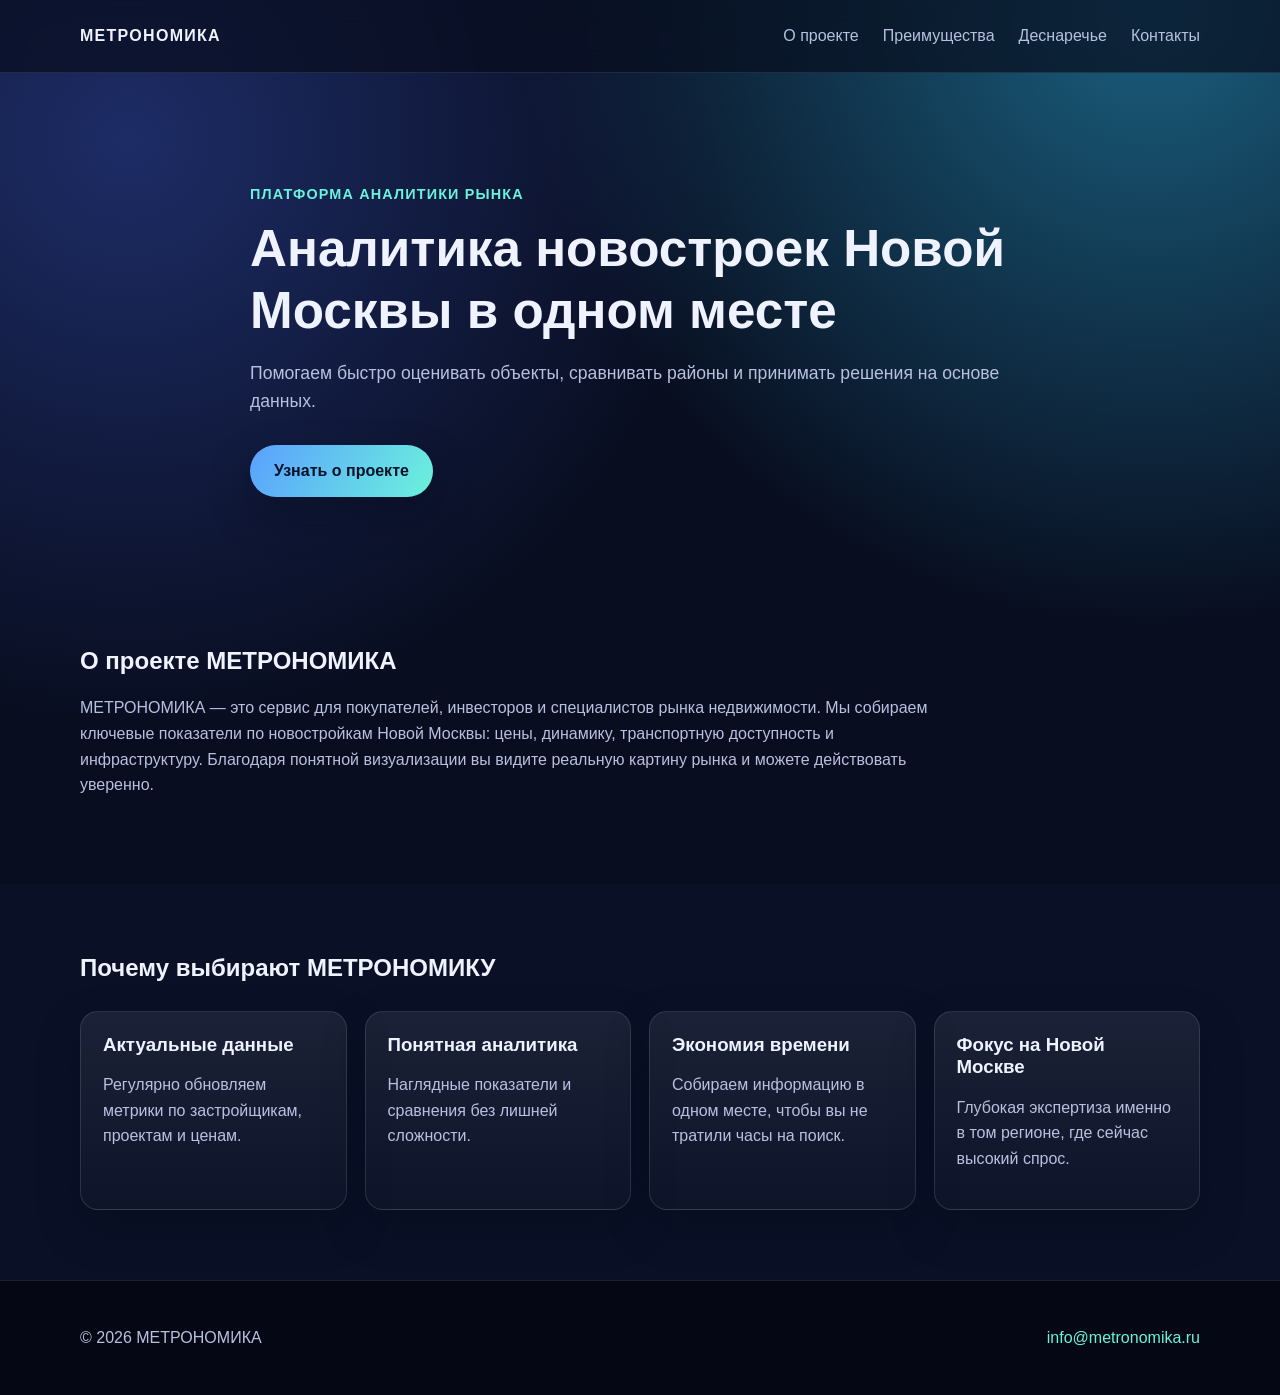
<file: index.html>
<!DOCTYPE html>
<html lang="ru">
<head>
    <meta charset="UTF-8">
    <meta name="viewport" content="width=device-width, initial-scale=1.0">
    <meta name="description" content="МЕТРОНОМИКА — аналитическая платформа для оценки новостроек Новой Москвы.">
    <title>МЕТРОНОМИКА — аналитика новостроек</title>
    <link rel="stylesheet" href="styles.css">
</head>
<body>
    <header class="header" id="top">
        <div class="container header__inner">
            <a class="logo" href="#top" aria-label="МЕТРОНОМИКА — на главную">МЕТРОНОМИКА</a>
            <button class="menu-toggle" type="button" aria-label="Открыть меню">☰</button>
            <nav class="nav" aria-label="Главное меню">
                <ul class="nav__list">
                    <li><a href="#about">О проекте</a></li>
                    <li><a href="#benefits">Преимущества</a></li>
                    <li><a href="desnarechie.html">Деснаречье</a></li>
                    <li><a href="#contact">Контакты</a></li>
                </ul>
            </nav>
        </div>
    </header>

    <main>
        <section class="hero">
            <div class="container hero__content">
                <p class="hero__eyebrow">Платформа аналитики рынка</p>
                <h1>Аналитика новостроек Новой Москвы в одном месте</h1>
                <p class="hero__subtitle">
                    Помогаем быстро оценивать объекты, сравнивать районы и принимать решения на основе данных.
                </p>
                <a class="button" href="#about">Узнать о проекте</a>
            </div>
        </section>

        <section class="section" id="about">
            <div class="container">
                <h2>О проекте МЕТРОНОМИКА</h2>
                <p>
                    МЕТРОНОМИКА — это сервис для покупателей, инвесторов и специалистов рынка недвижимости.
                    Мы собираем ключевые показатели по новостройкам Новой Москвы: цены, динамику, транспортную
                    доступность и инфраструктуру. Благодаря понятной визуализации вы видите реальную картину рынка
                    и можете действовать уверенно.
                </p>
            </div>
        </section>

        <section class="section section--accent" id="benefits">
            <div class="container">
                <h2>Почему выбирают МЕТРОНОМИКУ</h2>
                <div class="cards">
                    <article class="card">
                        <h3>Актуальные данные</h3>
                        <p>Регулярно обновляем метрики по застройщикам, проектам и ценам.</p>
                    </article>
                    <article class="card">
                        <h3>Понятная аналитика</h3>
                        <p>Наглядные показатели и сравнения без лишней сложности.</p>
                    </article>
                    <article class="card">
                        <h3>Экономия времени</h3>
                        <p>Собираем информацию в одном месте, чтобы вы не тратили часы на поиск.</p>
                    </article>
                    <article class="card">
                        <h3>Фокус на Новой Москве</h3>
                        <p>Глубокая экспертиза именно в том регионе, где сейчас высокий спрос.</p>
                    </article>
                </div>
            </div>
        </section>
    </main>

    <footer class="footer" id="contact">
        <div class="container footer__inner">
            <p>© 2026 МЕТРОНОМИКА</p>
            <a href="mailto:info@metronomika.ru">info@metronomika.ru</a>
        </div>
    </footer>
</body>
</html>
</file>
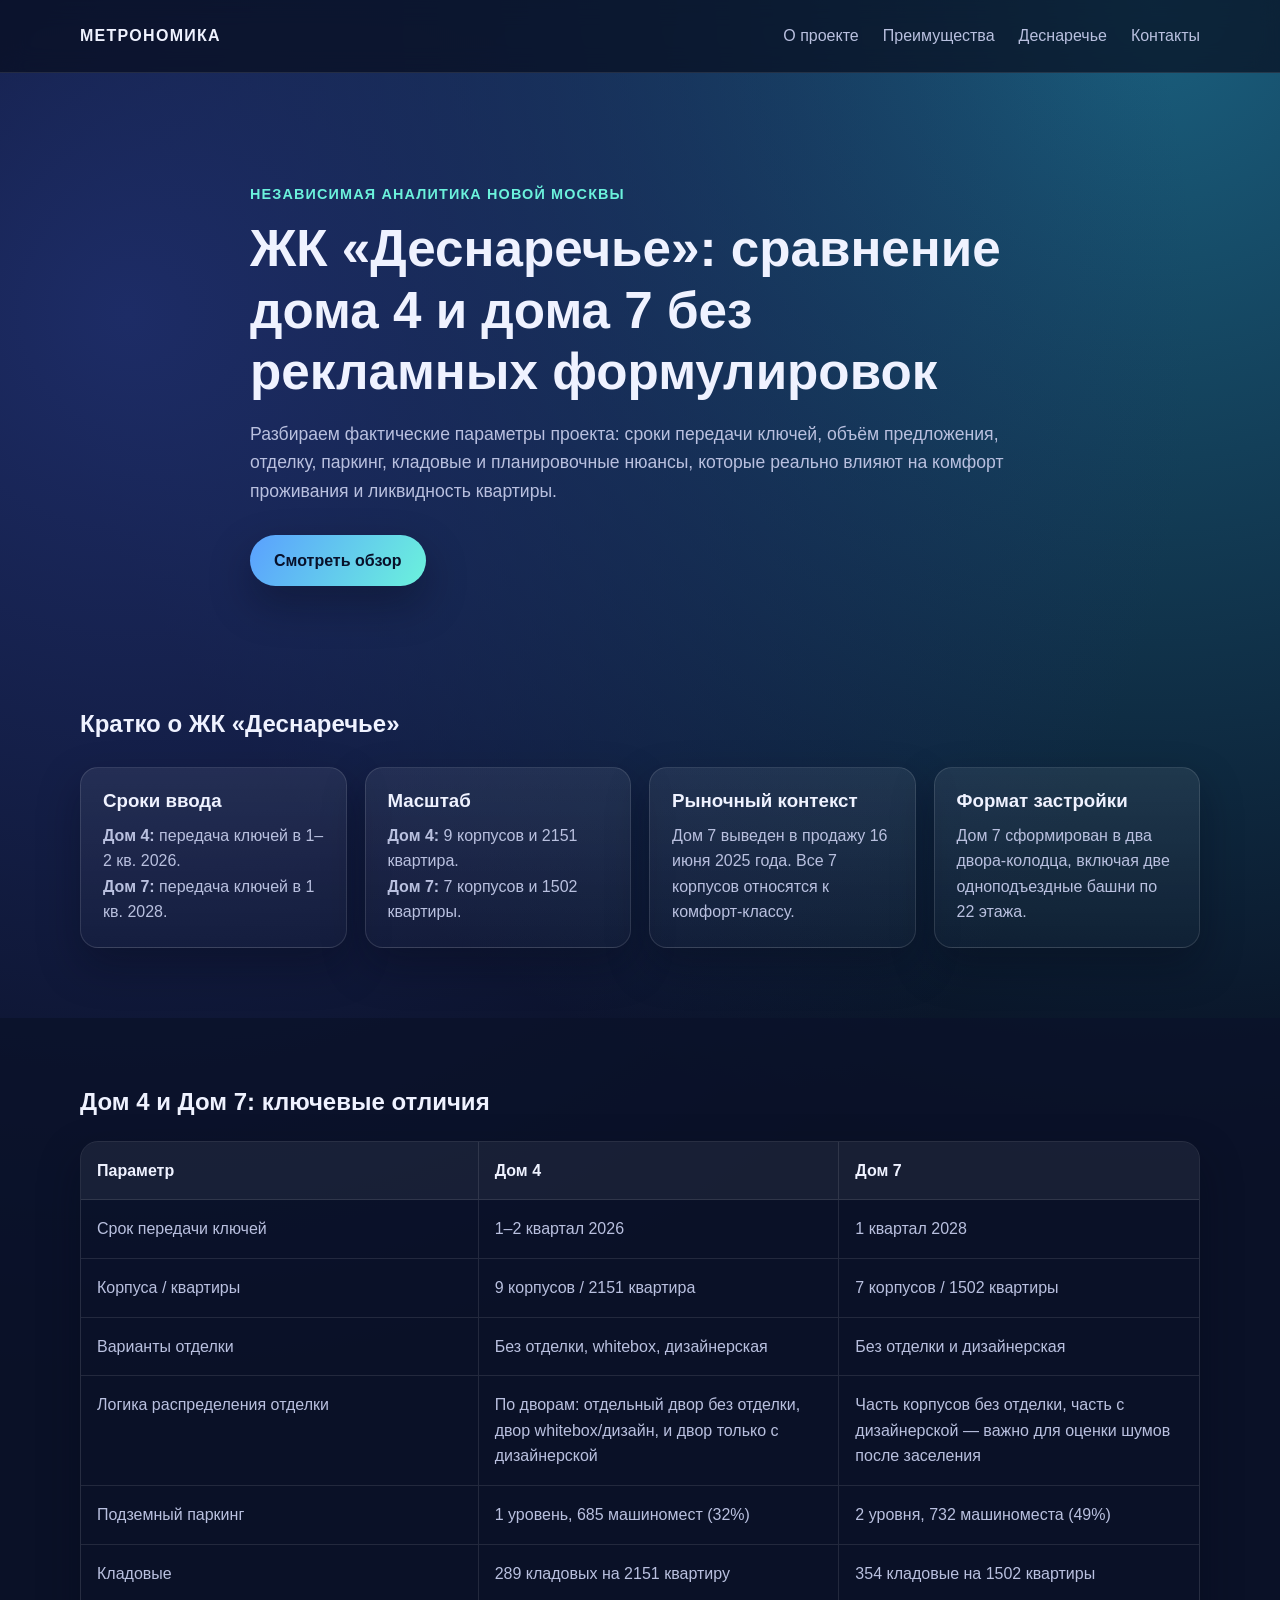
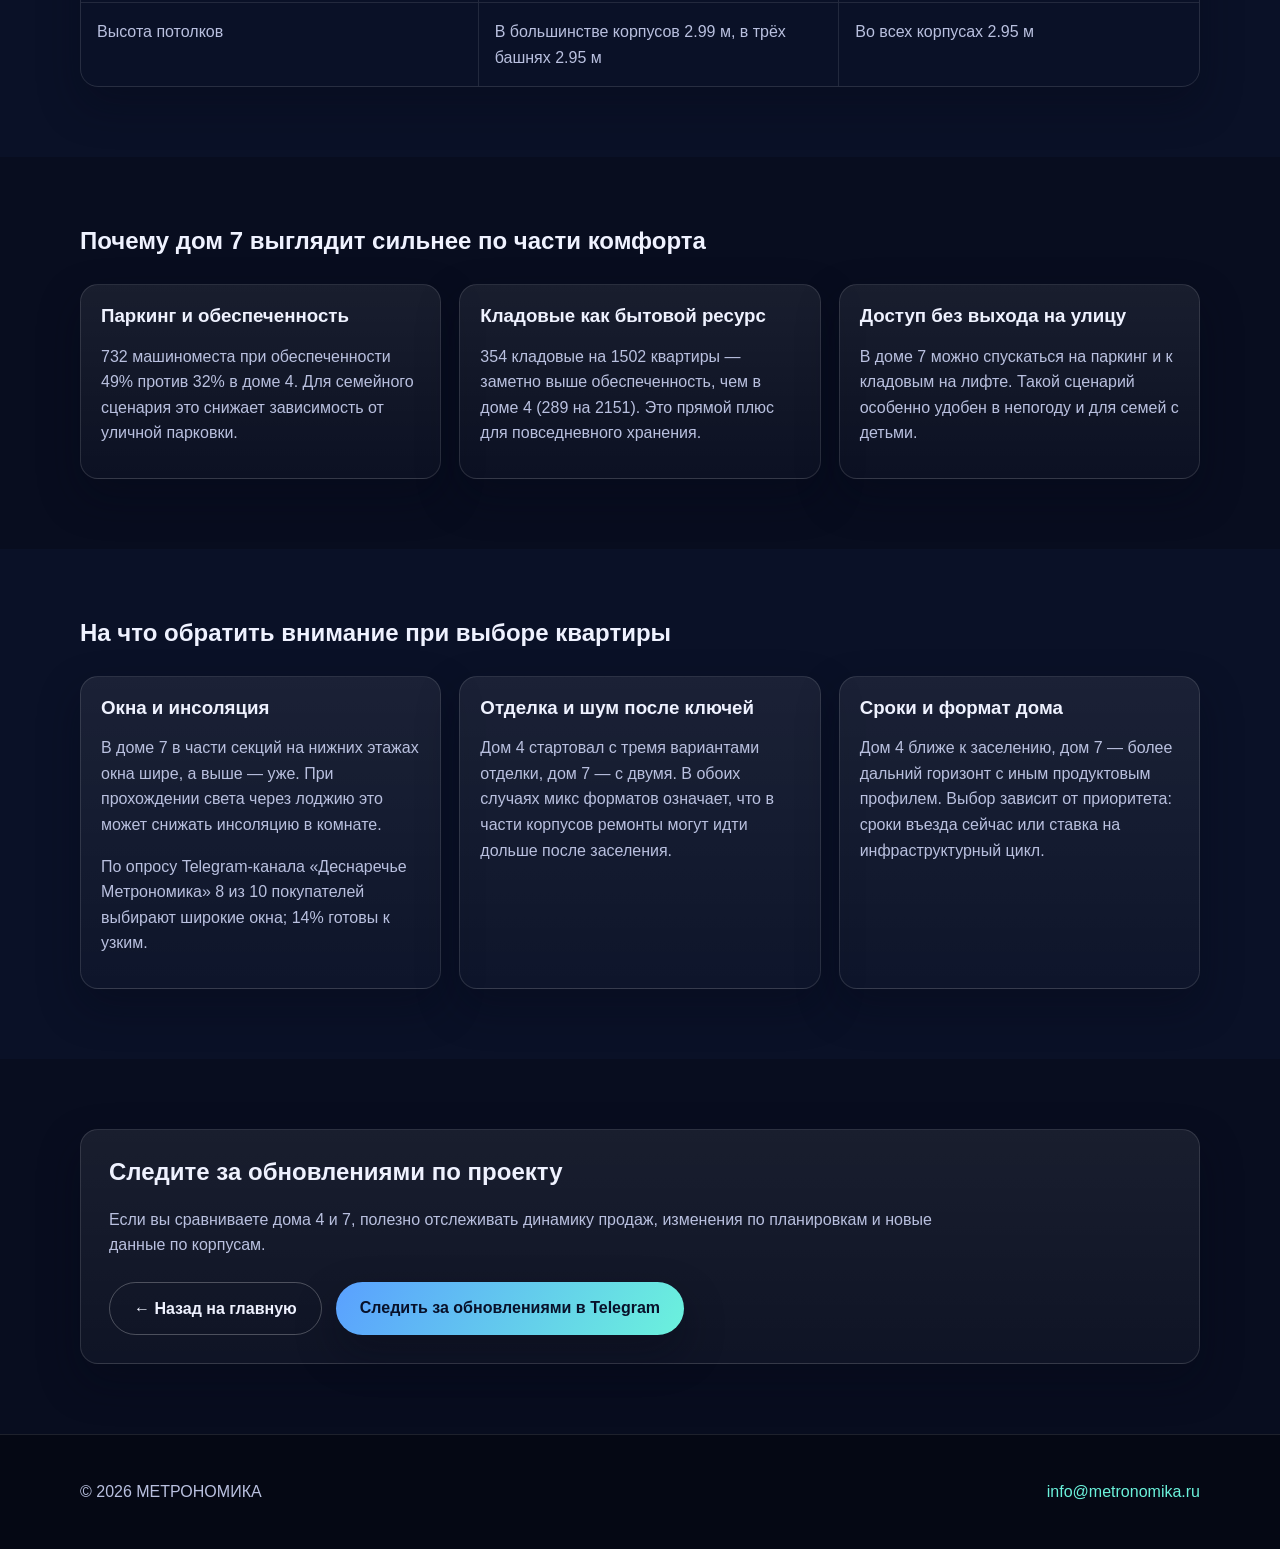
<file: desnarechie.html>
<!DOCTYPE html>
<html lang="ru">
<head>
    <meta charset="UTF-8">
    <meta name="viewport" content="width=device-width, initial-scale=1.0">
    <meta name="description" content="ЖК «Деснаречье» — независимый аналитический обзор домов 4 и 7: сроки, отделка, паркинг, кладовые и факторы выбора квартиры.">
    <title>ЖК «Деснаречье» — независимая аналитика | МЕТРОНОМИКА</title>
    <link rel="stylesheet" href="styles.css">
</head>
<body>
    <header class="header" id="top">
        <div class="container header__inner">
            <a class="logo" href="index.html" aria-label="МЕТРОНОМИКА — на главную">МЕТРОНОМИКА</a>
            <button class="menu-toggle" type="button" aria-label="Открыть меню">☰</button>
            <nav class="nav" aria-label="Главное меню">
                <ul class="nav__list">
                    <li><a href="index.html#about">О проекте</a></li>
                    <li><a href="index.html#benefits">Преимущества</a></li>
                    <li><a href="#overview">Деснаречье</a></li>
                    <li><a href="index.html#contact">Контакты</a></li>
                </ul>
            </nav>
        </div>
    </header>

    <main>
        <section class="hero hero--compact">
            <div class="container hero__content">
                <p class="hero__eyebrow">Независимая аналитика Новой Москвы</p>
                <h1>ЖК «Деснаречье»: сравнение дома 4 и дома 7 без рекламных формулировок</h1>
                <p class="hero__subtitle">
                    Разбираем фактические параметры проекта: сроки передачи ключей, объём предложения,
                    отделку, паркинг, кладовые и планировочные нюансы, которые реально влияют на комфорт
                    проживания и ликвидность квартиры.
                </p>
                <a class="button" href="#overview">Смотреть обзор</a>
            </div>
        </section>

        <section class="section" id="overview">
            <div class="container">
                <h2>Кратко о ЖК «Деснаречье»</h2>
                <div class="cards cards--four facts-grid">
                    <article class="card">
                        <h3>Сроки ввода</h3>
                        <p><strong>Дом 4:</strong> передача ключей в 1–2 кв. 2026.<br><strong>Дом 7:</strong> передача ключей в 1 кв. 2028.</p>
                    </article>
                    <article class="card">
                        <h3>Масштаб</h3>
                        <p><strong>Дом 4:</strong> 9 корпусов и 2151 квартира.<br><strong>Дом 7:</strong> 7 корпусов и 1502 квартиры.</p>
                    </article>
                    <article class="card">
                        <h3>Рыночный контекст</h3>
                        <p>Дом 7 выведен в продажу 16 июня 2025 года. Все 7 корпусов относятся к комфорт-классу.</p>
                    </article>
                    <article class="card">
                        <h3>Формат застройки</h3>
                        <p>Дом 7 сформирован в два двора-колодца, включая две одноподъездные башни по 22 этажа.</p>
                    </article>
                </div>
            </div>
        </section>

        <section class="section section--accent" id="comparison">
            <div class="container">
                <h2>Дом 4 и Дом 7: ключевые отличия</h2>
                <div class="compare-grid" role="table" aria-label="Сравнение домов 4 и 7">
                    <div class="compare-grid__row compare-grid__row--head" role="row">
                        <div role="columnheader">Параметр</div>
                        <div role="columnheader">Дом 4</div>
                        <div role="columnheader">Дом 7</div>
                    </div>
                    <div class="compare-grid__row" role="row">
                        <div role="cell">Срок передачи ключей</div>
                        <div role="cell">1–2 квартал 2026</div>
                        <div role="cell">1 квартал 2028</div>
                    </div>
                    <div class="compare-grid__row" role="row">
                        <div role="cell">Корпуса / квартиры</div>
                        <div role="cell">9 корпусов / 2151 квартира</div>
                        <div role="cell">7 корпусов / 1502 квартиры</div>
                    </div>
                    <div class="compare-grid__row" role="row">
                        <div role="cell">Варианты отделки</div>
                        <div role="cell">Без отделки, whitebox, дизайнерская</div>
                        <div role="cell">Без отделки и дизайнерская</div>
                    </div>
                    <div class="compare-grid__row" role="row">
                        <div role="cell">Логика распределения отделки</div>
                        <div role="cell">По дворам: отдельный двор без отделки, двор whitebox/дизайн, и двор только с дизайнерской</div>
                        <div role="cell">Часть корпусов без отделки, часть с дизайнерской — важно для оценки шумов после заселения</div>
                    </div>
                    <div class="compare-grid__row" role="row">
                        <div role="cell">Подземный паркинг</div>
                        <div role="cell">1 уровень, 685 машиномест (32%)</div>
                        <div role="cell">2 уровня, 732 машиноместа (49%)</div>
                    </div>
                    <div class="compare-grid__row" role="row">
                        <div role="cell">Кладовые</div>
                        <div role="cell">289 кладовых на 2151 квартиру</div>
                        <div role="cell">354 кладовые на 1502 квартиры</div>
                    </div>
                    <div class="compare-grid__row" role="row">
                        <div role="cell">Высота потолков</div>
                        <div role="cell">В большинстве корпусов 2.99 м, в трёх башнях 2.95 м</div>
                        <div role="cell">Во всех корпусах 2.95 м</div>
                    </div>
                </div>
            </div>
        </section>

        <section class="section" id="comfort">
            <div class="container">
                <h2>Почему дом 7 выглядит сильнее по части комфорта</h2>
                <div class="cards cards--three cards--dense">
                    <article class="card">
                        <h3>Паркинг и обеспеченность</h3>
                        <p>732 машиноместа при обеспеченности 49% против 32% в доме 4. Для семейного сценария это снижает зависимость от уличной парковки.</p>
                    </article>
                    <article class="card">
                        <h3>Кладовые как бытовой ресурс</h3>
                        <p>354 кладовые на 1502 квартиры — заметно выше обеспеченность, чем в доме 4 (289 на 2151). Это прямой плюс для повседневного хранения.</p>
                    </article>
                    <article class="card">
                        <h3>Доступ без выхода на улицу</h3>
                        <p>В доме 7 можно спускаться на паркинг и к кладовым на лифте. Такой сценарий особенно удобен в непогоду и для семей с детьми.</p>
                    </article>
                </div>
            </div>
        </section>

        <section class="section section--accent" id="choice">
            <div class="container">
                <h2>На что обратить внимание при выборе квартиры</h2>
                <div class="cards cards--three cards--dense">
                    <article class="card">
                        <h3>Окна и инсоляция</h3>
                        <p>В доме 7 в части секций на нижних этажах окна шире, а выше — уже. При прохождении света через лоджию это может снижать инсоляцию в комнате.</p>
                        <p>По опросу Telegram-канала «Деснаречье Метрономика» 8 из 10 покупателей выбирают широкие окна; 14% готовы к узким.</p>
                    </article>
                    <article class="card">
                        <h3>Отделка и шум после ключей</h3>
                        <p>Дом 4 стартовал с тремя вариантами отделки, дом 7 — с двумя. В обоих случаях микс форматов означает, что в части корпусов ремонты могут идти дольше после заселения.</p>
                    </article>
                    <article class="card">
                        <h3>Сроки и формат дома</h3>
                        <p>Дом 4 ближе к заселению, дом 7 — более дальний горизонт с иным продуктовым профилем. Выбор зависит от приоритета: сроки въезда сейчас или ставка на инфраструктурный цикл.</p>
                    </article>
                </div>
            </div>
        </section>

        <section class="section" id="cta">
            <div class="container">
                <div class="cta-panel">
                    <h2>Следите за обновлениями по проекту</h2>
                    <p>Если вы сравниваете дома 4 и 7, полезно отслеживать динамику продаж, изменения по планировкам и новые данные по корпусам.</p>
                    <div class="action-buttons">
                        <a class="button button--ghost" href="index.html">← Назад на главную</a>
                        <a class="button" href="https://t.me/metronomika" target="_blank" rel="noopener noreferrer">Следить за обновлениями в Telegram</a>
                    </div>
                </div>
            </div>
        </section>
    </main>

    <footer class="footer" id="contact">
        <div class="container footer__inner">
            <p>© 2026 МЕТРОНОМИКА</p>
            <a href="mailto:info@metronomika.ru">info@metronomika.ru</a>
        </div>
    </footer>
</body>
</html>
</file>
<file: styles.css>
:root {
    --bg: #080d1f;
    --bg-soft: #121a34;
    --text: #eff2ff;
    --muted: #b9c0df;
    --brand: #5aa0ff;
    --brand-2: #6bf2dc;
    --card-border: rgba(255, 255, 255, 0.12);
    --radius: 18px;
    --shadow: 0 18px 40px rgba(5, 9, 24, 0.35);
}

* {
    box-sizing: border-box;
}

body {
    margin: 0;
    font-family: "Inter", "Segoe UI", sans-serif;
    color: var(--text);
    background:
        radial-gradient(circle at 10% 10%, #1d2c66 0%, transparent 35%),
        radial-gradient(circle at 90% 0%, #1a5f7e 0%, transparent 35%),
        var(--bg);
    line-height: 1.6;
}

.container {
    width: min(1120px, 92%);
    margin: 0 auto;
}

.header {
    position: sticky;
    top: 0;
    backdrop-filter: blur(12px);
    background: rgba(8, 13, 31, 0.7);
    border-bottom: 1px solid rgba(255, 255, 255, 0.1);
    z-index: 10;
}

.header__inner {
    display: flex;
    align-items: center;
    justify-content: space-between;
    gap: 24px;
    min-height: 72px;
}

.logo {
    color: var(--text);
    text-decoration: none;
    font-weight: 800;
    letter-spacing: 0.08em;
}

.nav__list {
    list-style: none;
    display: flex;
    gap: 24px;
    margin: 0;
    padding: 0;
}

.nav__list a {
    color: var(--muted);
    text-decoration: none;
    font-weight: 500;
    transition: color 0.2s;
}

.nav__list a:hover,
.nav__list a:focus-visible {
    color: var(--text);
}

.menu-toggle {
    display: none;
    background: transparent;
    border: 1px solid rgba(255, 255, 255, 0.2);
    border-radius: 10px;
    color: var(--text);
    padding: 6px 10px;
    font-size: 1rem;
}

.hero {
    padding: 96px 0 80px;
}

.hero--compact {
    padding-bottom: 54px;
}

.hero__content {
    max-width: 780px;
}

.hero__eyebrow {
    color: var(--brand-2);
    text-transform: uppercase;
    letter-spacing: 0.08em;
    margin-bottom: 12px;
    font-weight: 600;
    font-size: 0.9rem;
}

h1,
h2,
h3 {
    margin-top: 0;
    line-height: 1.2;
}

h1 {
    font-size: clamp(2rem, 4vw, 3.4rem);
    margin-bottom: 14px;
}

.hero__subtitle {
    font-size: 1.1rem;
    color: var(--muted);
    margin-bottom: 30px;
}

.button {
    display: inline-block;
    color: #08112a;
    background: linear-gradient(120deg, var(--brand), var(--brand-2));
    text-decoration: none;
    font-weight: 700;
    padding: 13px 24px;
    border-radius: 999px;
    box-shadow: var(--shadow);
}

.button--ghost {
    background: transparent;
    color: var(--text);
    border: 1px solid rgba(255, 255, 255, 0.25);
    box-shadow: none;
}

.section {
    padding: 70px 0;
}

.section p {
    color: var(--muted);
    max-width: 860px;
}

.section--accent {
    background: rgba(11, 18, 42, 0.8);
}

.cards {
    display: grid;
    grid-template-columns: repeat(4, minmax(0, 1fr));
    gap: 18px;
    margin-top: 28px;
}

.cards--three {
    grid-template-columns: repeat(3, minmax(0, 1fr));
}

.cards--four {
    grid-template-columns: repeat(4, minmax(0, 1fr));
}

.cards--dense .card {
    padding: 20px 20px 16px;
}

.card {
    border: 1px solid var(--card-border);
    background: linear-gradient(180deg, rgba(255, 255, 255, 0.07), rgba(255, 255, 255, 0.02));
    border-radius: var(--radius);
    padding: 22px;
    box-shadow: var(--shadow);
}

.card h3 {
    margin-bottom: 10px;
}

.facts-grid .card p {
    margin: 0;
}

.compare-grid {
    border: 1px solid var(--card-border);
    border-radius: var(--radius);
    overflow: hidden;
    box-shadow: var(--shadow);
    margin-top: 24px;
}

.compare-grid__row {
    display: grid;
    grid-template-columns: 1.1fr 1fr 1fr;
}

.compare-grid__row > div {
    padding: 16px;
    border-bottom: 1px solid rgba(255, 255, 255, 0.1);
    color: var(--muted);
}

.compare-grid__row > div + div {
    border-left: 1px solid rgba(255, 255, 255, 0.1);
}

.compare-grid__row--head {
    background: rgba(255, 255, 255, 0.06);
}

.compare-grid__row--head > div {
    color: var(--text);
    font-weight: 700;
}

.compare-grid__row:last-child > div {
    border-bottom: 0;
}

.cta-panel {
    border: 1px solid var(--card-border);
    border-radius: var(--radius);
    padding: 28px;
    background: linear-gradient(180deg, rgba(255, 255, 255, 0.07), rgba(255, 255, 255, 0.03));
    box-shadow: var(--shadow);
}

.cta-panel p {
    margin-bottom: 0;
}

.action-buttons {
    margin-top: 24px;
    display: flex;
    flex-wrap: wrap;
    gap: 14px;
}

.footer {
    border-top: 1px solid rgba(255, 255, 255, 0.1);
    padding: 28px 0;
    background: rgba(4, 7, 18, 0.8);
}

.footer__inner {
    display: flex;
    justify-content: space-between;
    align-items: center;
    gap: 12px;
    color: var(--muted);
}

.footer a {
    color: var(--brand-2);
    text-decoration: none;
}

@media (max-width: 960px) {
    .cards,
    .cards--four {
        grid-template-columns: repeat(2, minmax(0, 1fr));
    }

    .cards--three {
        grid-template-columns: 1fr;
    }

    .compare-grid__row {
        grid-template-columns: 1fr;
    }

    .compare-grid__row > div + div {
        border-left: 0;
    }

    .compare-grid__row > div {
        border-bottom: 1px dashed rgba(255, 255, 255, 0.1);
    }

    .compare-grid__row--head {
        display: none;
    }
}

@media (max-width: 640px) {
    .header__inner {
        min-height: 64px;
    }

    .menu-toggle {
        display: inline-flex;
    }

    .nav {
        margin-left: auto;
    }

    .nav__list {
        gap: 14px;
        font-size: 0.92rem;
        flex-wrap: wrap;
        justify-content: flex-end;
        max-width: 220px;
    }

    .hero {
        padding-top: 64px;
    }

    .section {
        padding: 54px 0;
    }

    .cards,
    .cards--four {
        grid-template-columns: 1fr;
    }

    .footer__inner {
        flex-direction: column;
        align-items: flex-start;
    }
}
</file>
